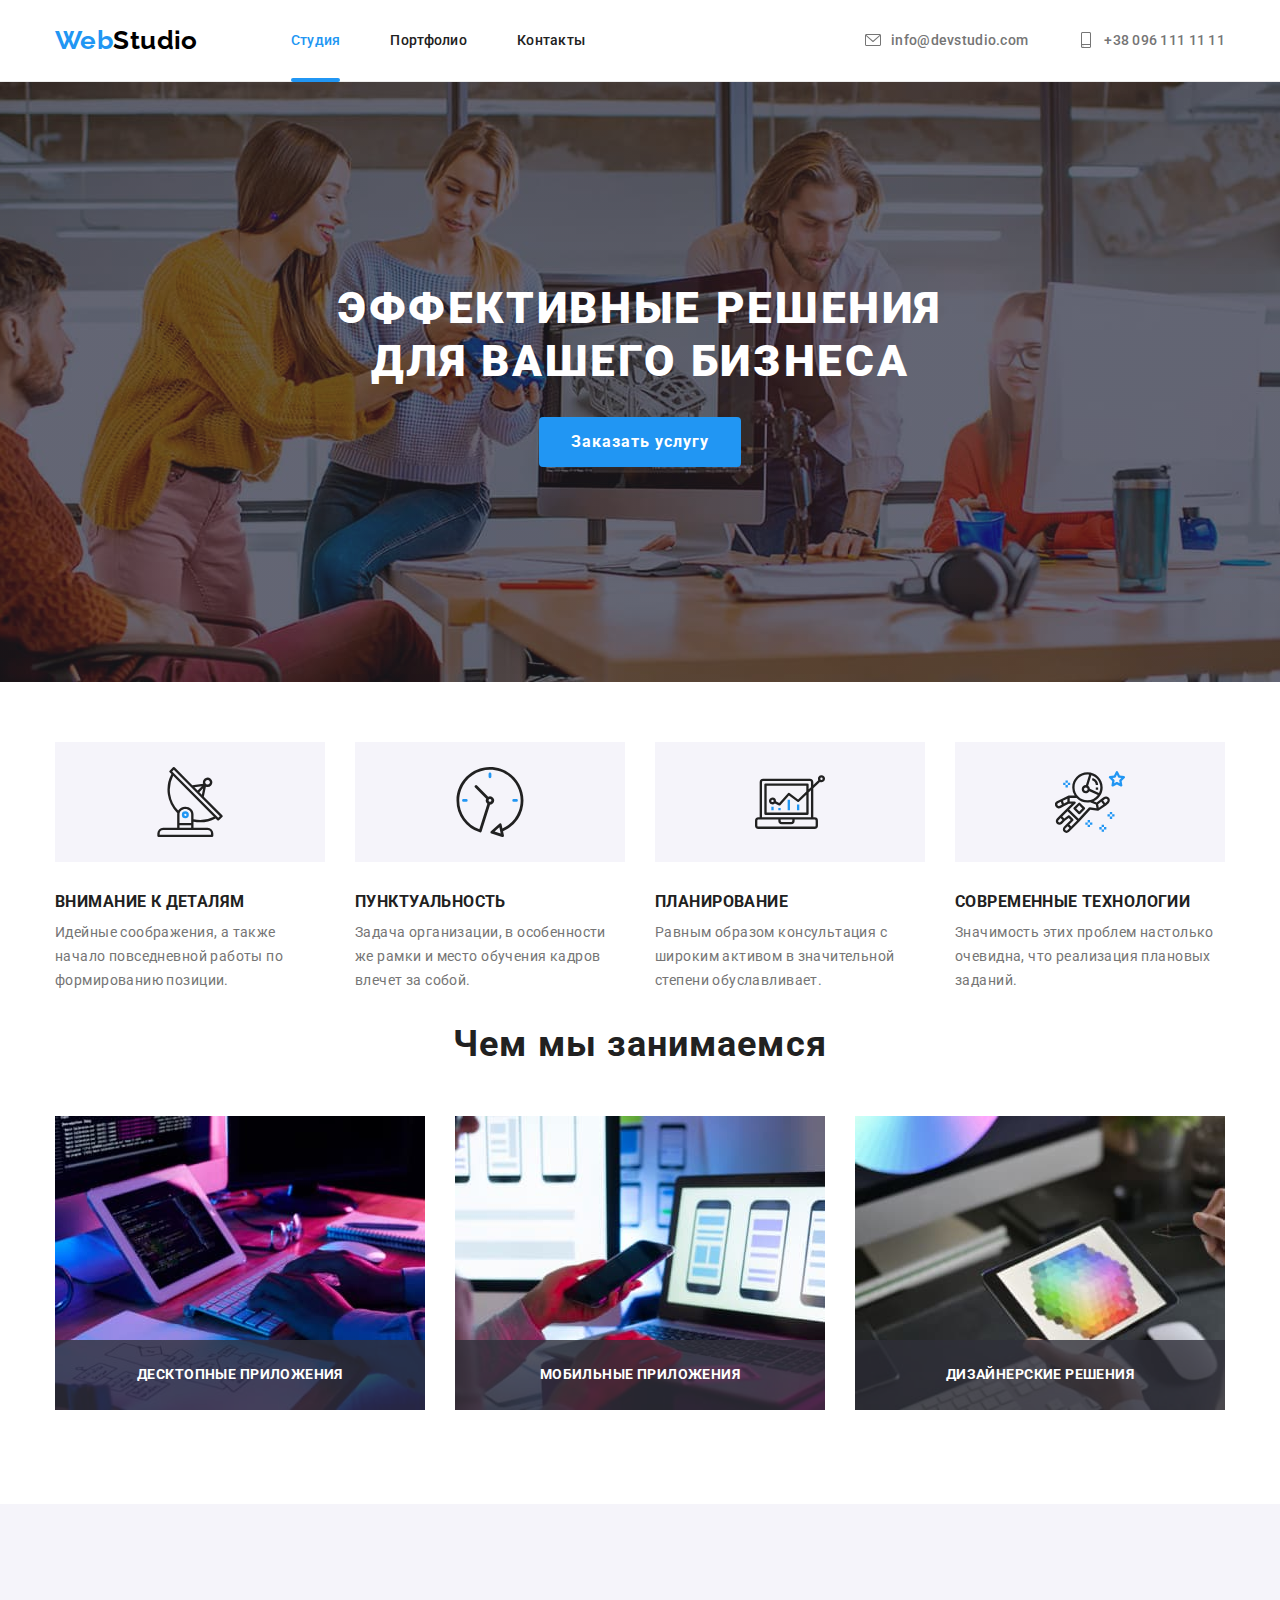
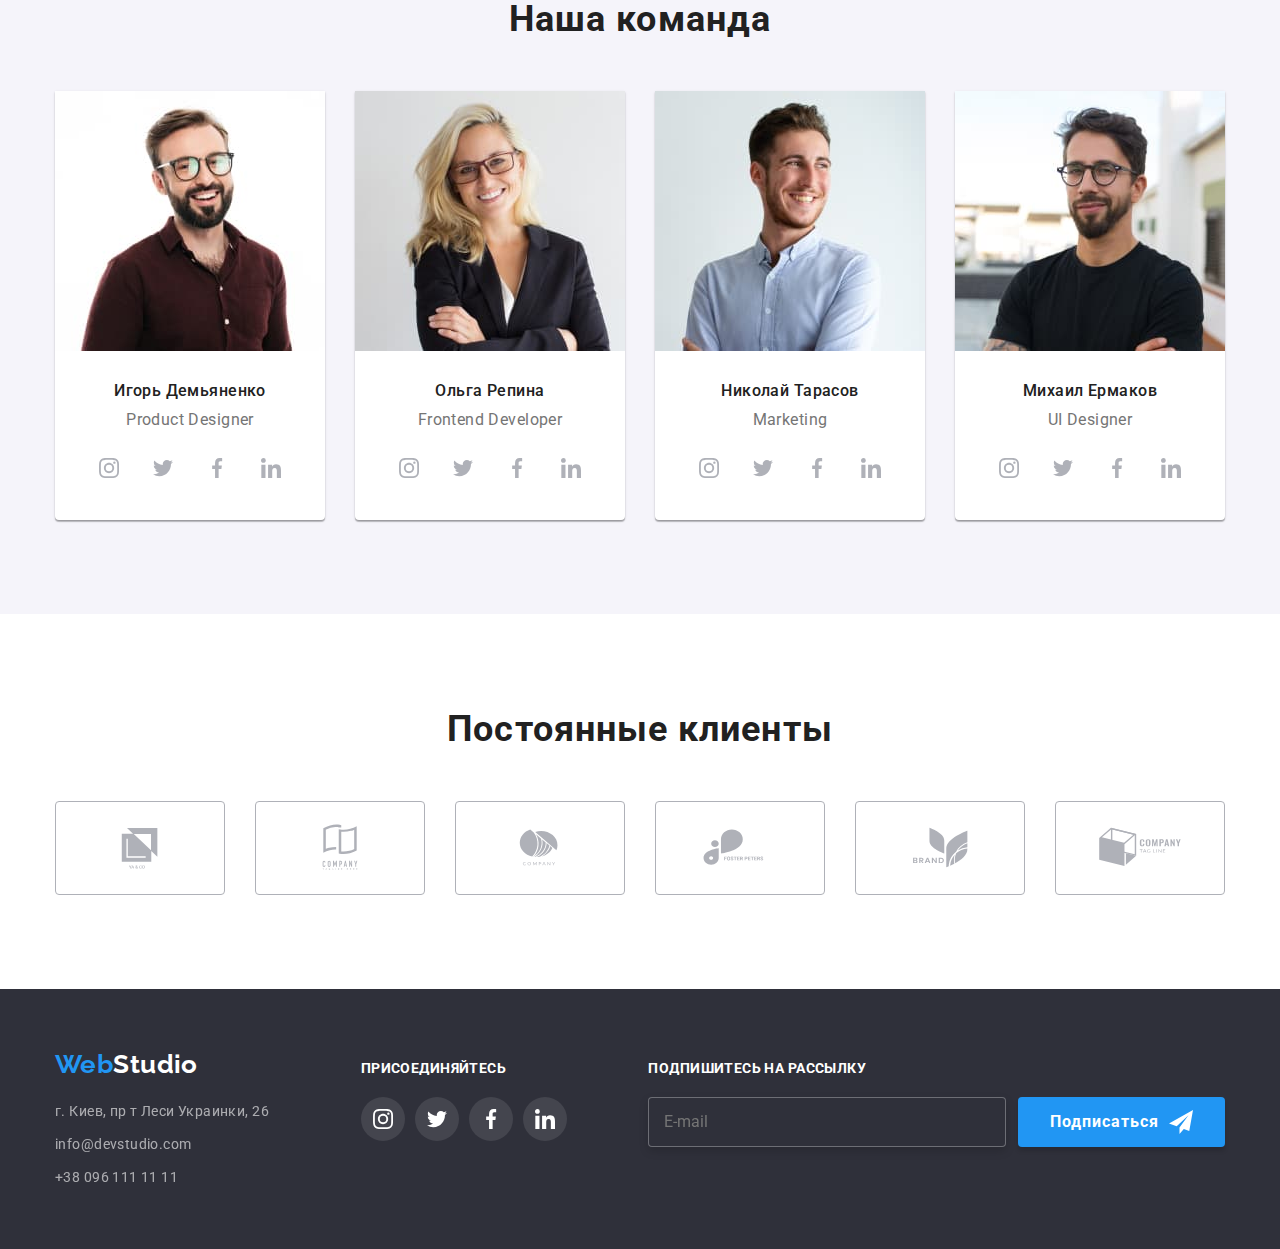
<file: index.html>
<!DOCTYPE html>
<html lang="ru">
  <head>
    <meta charset="UTF-8" />
    <meta http-equiv="X-UA-Compatible" content="IE=edge" />
    <meta name="viewport" content="width=device-width, initial-scale=1.0" />
    <title>WebStudio</title>

    <link rel="preconnect" href="https://fonts.googleapis.com" />
    <link rel="preconnect" href="https://fonts.gstatic.com" crossorigin />
    <link
      href="https://fonts.googleapis.com/css2?family=Raleway:wght@700&family=Roboto:wght@400;500;700;900&display=swap"
      rel="stylesheet"
    />

    <link rel="stylesheet" href="./css/main.min.css" />
  </head>
  <body>
    <!-- contacts section -->
    <header class="page-header">
      <div class="container">
        <nav class="box-menu">
          <a href="./index.html" class="logo"> Web<span class="logo__color">Studio</span> </a>
          <button
            type="button"
            class="menu-button"
            aria-expanded="false"
            aria-controls="menu-container"
            data-menu-button
          >
            <svg width="40" height="40" aria-label="Переключатель мобильного меню">
              <use class="icon-cross" href="./img/symbol.svg#cross"></use>
              <use class="icon-menu" href="./img/symbol.svg#menu"></use>
            </svg>
          </button>

          <div class="menu-container" id="menu-container" data-menu>
            <ul class="site-nav list box-string">
              <li class="site-nav__item site-nav__item--current">
                <a href="" class="site-nav__link site-nav__link--current">Студия</a>
              </li>
              <li class="site-nav__item">
                <a href="./portfolio.html" class="site-nav__link">Портфолио</a>
              </li>
              <li class="site-nav__item"><a href="" class="site-nav__link">Контакты</a></li>
            </ul>

            <ul class="contacts-nav list">
              <li class="contacts-nav__item">
                <a
                  href="mailto:info@devstudio.com"
                  class="contacts-nav__link contacts-nav__mobile-font-email"
                >
                  <svg class="contacts-nav__icon-smartphone" width="16px" height="16px">
                    <use href="./img/symbol.svg#envelope"></use>
                  </svg>
                  info@devstudio.com</a
                >
              </li>
              <li class="contacts-nav__item">
                <a
                  href="tel:+380961111111"
                  class="contacts-nav__link contacts-nav__mobile-font-smartphone"
                >
                  <svg class="contacts-nav__icon-smartphone" width="16px" height="16px">
                    <use href="./img/symbol.svg#smartphone"></use>
                  </svg>
                  +38 096 111 11 11</a
                >
              </li>
            </ul>
            <ul class="studio-social-link list">
              <li class="studio-social-link__item">
                <a href="" class="studio-social-link__link">Instagram</a>
              </li>
              <li class="studio-social-link__item">
                <a href="" class="studio-social-link__link">Twitter</a>
              </li>
              <li class="studio-social-link__item">
                <a href="" class="studio-social-link__link">Facebook</a>
              </li>
              <li class="studio-social-link__item">
                <a href="" class="studio-social-link__link">LinkedIn</a>
              </li>
            </ul>
          </div>
        </nav>
      </div>
    </header>

    <main>
      <!-- герой -->

      <section class="hero">
        <h1 class="hero__titel">
          Эффективные решения <br />
          для вашего бизнеса
        </h1>
        <button data-modal-open type="button" class="hero__button">Заказать услугу</button>
        <!-- модалка -->
        <div class="backdrop is-hidden" data-modal>
          <div class="modal">
            <form class="form-register">
              <button data-modal-close class="btn-close">
                <svg width="18" height="18" class="btn-close__icon">
                  <use href="./img/symbol.svg#icon-close-black"></use>
                </svg>
              </button>
              <p class="form-register__title">Оставьте свои данные, мы вам перезвоним</p>

              <div class="modal-group">
                <label for="modal-name" class="modal-group__label">Имя</label>
                <div class="modal-group__wrapper">
                  <input
                    class="modal-group__input"
                    type="text"
                    name="modal-name"
                    id="modal-name"
                    placeholder=""
                  />
                  <svg width="18" height="18" class="modal-group__icon">
                    <use href="./img/symbol.svg#icon-person-black"></use>
                  </svg>
                </div>
              </div>

              <div class="modal-group">
                <label for="modal-phone" class="modal-group__label">Телефон</label>
                <div class="modal-group__wrapper">
                  <input
                    class="modal-group__input"
                    type="tel"
                    name="modal-phone"
                    id="modal-phone"
                  />
                  <svg width="18" height="18" class="modal-group__icon">
                    <use href="./img/symbol.svg#icon-phone-black"></use>
                  </svg>
                </div>
              </div>

              <div class="modal-group">
                <label for="email" class="modal-group__label">Почта</label>
                <div class="modal-group__wrapper">
                  <input class="modal-group__input" type="email" name="email" id="email" />
                  <svg width="18" height="18" class="modal-group__icon">
                    <use href="./img/symbol.svg#icon-email-black"></use>
                  </svg>
                </div>
              </div>

              <div class="modal-group-comment">
                <label class="modal-group__label">Комментарий</label>
                <textarea
                  class="modal-group-comment__textarea"
                  name="modal-comment"
                  id="modal-comment"
                  rows="8"
                  placeholder="Введите текст"
                ></textarea>
              </div>

              <label class="modal-group-policy">
                <input
                  class="modal-group-policy__checkbox"
                  type="checkbox"
                  name="policy"
                  value="policy"
                />
                <span class="modal-group-policy__icon"></span>
                <span class="modal-group-policy__title"
                  >Соглашаюсь с рассылкой и принимаю <a href="">Условия договора</a></span
                >
              </label>

              <button type="submit" class="hero__button">Отправить</button>
            </form>
          </div>
        </div>
      </section>

      <!-- технологии features-->
      <section class="section features">
        <div class="container">
          <h2 class="titel-hidden">Технологии пременяемые в работе</h2>
          <ul class="features-list list box-string">
            <li class="features-list__item">
              <div class="features-list__icon">
                <svg class="" width="70px" height="70px">
                  <use href="./img/symbol.svg#antenna"></use>
                </svg>
              </div>
              <h3 class="features-list__titel">Внимание к деталям</h3>
              <p class="features-list__text">
                Идейные соображения, а также начало повседневной работы по формированию позиции.
              </p>
            </li>
            <li class="features-list__item">
              <div class="features-list__icon">
                <svg class="" width="70px" height="70px">
                  <use href="./img/symbol.svg#clock"></use>
                </svg>
              </div>
              <h3 class="features-list__titel">Пунктуальность</h3>
              <p class="features-list__text">
                Задача организации, в особенности же рамки и место обучения кадров влечет за собой.
              </p>
            </li>
            <li class="features-list__item">
              <div class="features-list__icon">
                <svg class="" width="70px" height="70px">
                  <use href="./img/symbol.svg#diagram"></use>
                </svg>
              </div>
              <h3 class="features-list__titel">Планирование</h3>
              <p class="features-list__text">
                Равным образом консультация с широким активом в значительной степени обуславливает.
              </p>
            </li>
            <li class="features-list__item">
              <div class="features-list__icon">
                <svg class="" width="70px" height="70px">
                  <use href="./img/symbol.svg#astronaut"></use>
                </svg>
              </div>
              <h3 class="features-list__titel">Современные технологии</h3>
              <p class="features-list__text">
                Значимость этих проблем настолько очевидна, что реализация плановых заданий.
              </p>
            </li>
          </ul>
        </div>
      </section>

      <!-- примеры работ -->
      <section class="section work">
        <div class="container">
          <h2 class="section-titel">Чем мы занимаемся</h2>
          <ul class="work-list box-string list">
            <li class="work-list__item">
              <img
                srcset="./img/img1-370-x1.jpg 1x, ./img/img1-370-x2.jpg 2x"
                src="./img/img1-370-x1.jpg"
                alt="фото рабочего места"
                width="370"
              />

              <p class="work-list__titel">Десктопные приложения</p>
            </li>
            <li class="work-list__item">
              <img
                srcset="./img/img2-370-x1.jpg 1x, ./img/img2-370-x2.jpg 2x"
                src="./img/img2-370-x1.jpg"
                alt="фото рабочего места"
                width="370"
              />

              <p class="work-list__titel">Мобильные приложения</p>
            </li>
            <li class="work-list__item">
              <img
                srcset="./img/img3-370-x1.jpg 1x, ./img/img3-370-x2.jpg 2x"
                src="./img/img3-370-x1.jpg"
                alt="фото рабочего места"
                width="370"
              />

              <p class="work-list__titel">Дизайнерские решения</p>
            </li>
          </ul>
        </div>
      </section>

      <!-- команда -->
      <section class="section comanda">
        <div class="container">
          <h2 class="section-titel">Наша команда</h2>
          <ul class="comanda-list list box-string">
            <li class="comanda-card">
              <img
                srcset="
                  ./img/img4-270-x1.jpg        270w,
                  ./img/tablet/img4-354-x1.jpg 354w,
                  ./img/mobile/img4-450-x1.jpg 450w,
                  ./img/img4-270-x2.jpg        540w,
                  ./img/tablet/img4-354-x2.jpg 708w,
                  ./img/mobile/img4-450-x2.jpg 900w
                "
                src="./img/mobile/img4-450-x1.jpg"
                alt="Игорь Демьяненко Product Designer"
                sizes="(min-width: 1140px) 270px, (min-width: 768px) 354px, (min-width: 320px) 450px,  100vw"
              />

              <div class="comanda-card__caption">
                <h3 class="comanda-card__titel">Игорь Демьяненко</h3>
                <p lang="en" class="comanda-card__text">Product Designer</p>

                <ul class="social-list">
                  <li class="social-list__item">
                    <a href="" class="social-list__link">
                      <svg class="social-list__icon" width="20px" height="20px">
                        <use href="./img/symbol.svg#instagram"></use>
                      </svg>
                    </a>
                  </li>
                  <li class="social-list__item">
                    <a href="" class="social-list__link">
                      <svg class="social-list__icon" width="20px" height="20px">
                        <use href="./img/symbol.svg#twitter"></use>
                      </svg>
                    </a>
                  </li>
                  <li class="social-list__item">
                    <a href="" class="social-list__link">
                      <svg class="social-list__icon" width="20px" height="20px">
                        <use href="./img/symbol.svg#facebook"></use>
                      </svg>
                    </a>
                  </li>
                  <li class="social-list__item">
                    <a href="" class="social-list__link">
                      <svg class="social-list__icon" width="20px" height="20px">
                        <use href="./img/symbol.svg#linkedin"></use>
                      </svg>
                    </a>
                  </li>
                </ul>
              </div>
            </li>
            <li class="comanda-card">
              <img
                srcset="
                  ./img/img5-270-x1.jpg        270w,
                  ./img/tablet/img5-354-x1.jpg 354w,
                  ./img/mobile/img5-450-x1.jpg 450w,
                  ./img/img5-270-x2.jpg        540w,
                  ./img/tablet/img5-354-x2.jpg 708w,
                  ./img/mobile/img5-450-x2.jpg 900w
                "
                src="./img/mobile/img5-450-x1.jpg"
                alt="Ольга Репина Frontend Developer"
                sizes="(min-width: 1140px) 270px,(min-width: 768px) 354px,(min-width: 320px) 450px,  100vw"
              />
              <div class="comanda-card__caption">
                <h3 class="comanda-card__titel">Ольга Репина</h3>
                <p lang="en" class="comanda-card__text">Frontend Developer</p>
                <ul class="social-list">
                  <li class="social-list__item">
                    <a href="" class="social-list__link">
                      <svg class="social-list__icon" width="20px" height="20px">
                        <use href="./img/symbol.svg#instagram"></use>
                      </svg>
                    </a>
                  </li>
                  <li class="social-list__item">
                    <a href="" class="social-list__link">
                      <svg class="social-list__icon" width="20px" height="20px">
                        <use href="./img/symbol.svg#twitter"></use>
                      </svg>
                    </a>
                  </li>
                  <li class="social-list__item">
                    <a href="" class="social-list__link">
                      <svg class="social-list__icon" width="20px" height="20px">
                        <use href="./img/symbol.svg#facebook"></use>
                      </svg>
                    </a>
                  </li>
                  <li class="social-list__item">
                    <a href="" class="social-list__link">
                      <svg class="social-list__icon" width="20px" height="20px">
                        <use href="./img/symbol.svg#linkedin"></use>
                      </svg>
                    </a>
                  </li>
                </ul>
              </div>
            </li>
            <li class="comanda-card">
              <img
                srcset="
                  ./img/img6-270-x1.jpg        270w,
                  ./img/tablet/img6-354-x1.jpg 354w,
                  ./img/mobile/img6-450-x1.jpg 450w,
                  ./img/img6-270-x2.jpg        540w,
                  ./img/tablet/img6-354-x2.jpg 708w,
                  ./img/mobile/img6-450-x2.jpg 900w
                "
                src="./img/mobile/img6-450-x1.jpg"
                alt="Николай Тарасов Marketing"
                sizes="(min-width: 1140px) 270px, (min-width: 768px) 354px, (min-width: 320px) 450px,  100vw"
              />
              <div class="comanda-card__caption">
                <h3 class="comanda-card__titel">Николай Тарасов</h3>
                <p lang="en" class="comanda-card__text">Marketing</p>
                <ul class="social-list">
                  <li class="social-list__item">
                    <a href="" class="social-list__link">
                      <svg class="social-list__icon" width="20px" height="20px">
                        <use href="./img/symbol.svg#instagram"></use>
                      </svg>
                    </a>
                  </li>
                  <li class="social-list__item">
                    <a href="" class="social-list__link">
                      <svg class="social-list__icon" width="20px" height="20px">
                        <use href="./img/symbol.svg#twitter"></use>
                      </svg>
                    </a>
                  </li>
                  <li class="social-list__item">
                    <a href="" class="social-list__link">
                      <svg class="social-list__icon" width="20px" height="20px">
                        <use href="./img/symbol.svg#facebook"></use>
                      </svg>
                    </a>
                  </li>
                  <li class="social-list__item">
                    <a href="" class="social-list__link">
                      <svg class="social-list__icon" width="20px" height="20px">
                        <use href="./img/symbol.svg#linkedin"></use>
                      </svg>
                    </a>
                  </li>
                </ul>
              </div>
            </li>
            <li class="comanda-card">
              <img
                srcset="
                  ./img/img7-270-x1.jpg        270w,
                  ./img/tablet/img7-354-x1.jpg 354w,
                  ./img/mobile/img7-450-x1.jpg 450w,
                  ./img/img7-270-x2.jpg        540w,
                  ./img/tablet/img7-354-x2.jpg 708w,
                  ./img/mobile/img7-450-x2.jpg 900w
                "
                src="./img/mobile/img7-450-x1.jpg"
                alt="Михаил Ермаков UI Designer"
                sizes="(min-width: 1140px) 270px, (min-width: 768px) 354px, (min-width: 320px) 450px,  100vw"
              />
              <div class="comanda-card__caption">
                <h3 class="comanda-card__titel">Михаил Ермаков</h3>
                <p lang="en" class="comanda-card__text">UI Designer</p>
                <ul class="social-list">
                  <li class="social-list__item">
                    <a href="" class="social-list__link">
                      <svg class="social-list__icon" width="20px" height="20px">
                        <use href="./img/symbol.svg#instagram"></use>
                      </svg>
                    </a>
                  </li>
                  <li class="social-list__item">
                    <a href="" class="social-list__link">
                      <svg class="social-list__icon" width="20px" height="20px">
                        <use href="./img/symbol.svg#twitter"></use>
                      </svg>
                    </a>
                  </li>
                  <li class="social-list__item">
                    <a href="" class="social-list__link">
                      <svg class="social-list__icon" width="20px" height="20px">
                        <use href="./img/symbol.svg#facebook"></use>
                      </svg>
                    </a>
                  </li>
                  <li class="social-list__item">
                    <a href="" class="social-list__link">
                      <svg class="social-list__icon" width="20px" height="20px">
                        <use href="./img/symbol.svg#linkedin"></use>
                      </svg>
                    </a>
                  </li>
                </ul>
              </div>
            </li>
          </ul>
        </div>
      </section>

      <!-- клиенты -->
      <section class="section clients">
        <div class="container">
          <h2 class="section-titel">Постоянные клиенты</h2>
          <ul class="clients-list">
            <li class="clients-list__item">
              <a href="" class="clients-list__link">
                <svg class="clients-list__icon" width="120px" height="92px">
                  <use href="./img/symbol.svg#Logo1"></use>
                </svg>
              </a>
            </li>
            <li class="clients-list__item">
              <a href="" class="clients-list__link">
                <svg class="clients-list__icon" width="120px" height="92px">
                  <use href="./img/symbol.svg#Logo2"></use>
                </svg>
              </a>
            </li>
            <li class="clients-list__item">
              <a href="" class="clients-list__link">
                <svg class="clients-list__icon" width="120px" height="92px">
                  <use href="./img/symbol.svg#Logo3"></use>
                </svg>
              </a>
            </li>
            <li class="clients-list__item">
              <a href="" class="clients-list__link">
                <svg class="clients-list__icon" width="120px" height="92px">
                  <use href="./img/symbol.svg#Logo4"></use>
                </svg>
              </a>
            </li>
            <li class="clients-list__item">
              <a href="" class="clients-list__link">
                <svg class="clients-list__icon" width="120px" height="92px">
                  <use href="./img/symbol.svg#Logo5"></use>
                </svg>
              </a>
            </li>
            <li class="clients-list__item">
              <a href="" class="clients-list__link">
                <svg class="clients-list__icon" width="120px" height="92px">
                  <use href="./img/symbol.svg#Logo6"></use>
                </svg>
              </a>
            </li>
          </ul>
        </div>
      </section>
    </main>

    <!-- footer -->
    <footer class="footer">
      <div class="container box-string-footer">
        <div class="footer-tablet-adres">
          <div class="footer-mobile-adres">
            <a href="./index.html" class="logo logo-footer">
              Web<span class="logo__color2">Studio</span>
            </a>

            <address>
              <ul class="list adress-list">
                <li class="adress-list__item">
                  <a href="https://goo.gl/maps/6mDkcJWwtriDoMCs8" class="adress-list__link"
                    >г. Киев, пр т Леси Украинки, 26</a
                  >
                </li>
                <li class="adress-list__item">
                  <a href="mailto:info@devstudio.com" class="adress-list__link"
                    >info@devstudio.com</a
                  >
                </li>
                <li class="adress-list__item">
                  <a href="tel:+380961111111" class="adress-list__link">+38 096 111 11 11</a>
                </li>
              </ul>
            </address>
          </div>
          <div class="footer-social">
            <p class="footer-social-titel">Присоединяйтесь</p>

            <ul class="social-list">
              <li class="social-list__item">
                <a href="" class="social-list__link social-list__link--footer">
                  <svg class="social-list__icon" width="20px" height="20px">
                    <use href="./img/symbol.svg#instagram"></use>
                  </svg>
                </a>
              </li>
              <li class="social-list__item">
                <a href="" class="social-list__link social-list__link--footer">
                  <svg class="social-list__icon" width="20px" height="20px">
                    <use href="./img/symbol.svg#twitter"></use>
                  </svg>
                </a>
              </li>
              <li class="social-list__item">
                <a href="" class="social-list__link social-list__link--footer">
                  <svg class="social-list__icon" width="20px" height="20px">
                    <use href="./img/symbol.svg#facebook"></use>
                  </svg>
                </a>
              </li>
              <li class="social-list__item">
                <a href="" class="social-list__link social-list__link--footer">
                  <svg class="social-list__icon" width="20px" height="20px">
                    <use href="./img/symbol.svg#linkedin"></use>
                  </svg>
                </a>
              </li>
            </ul>
          </div>
        </div>
        <div class="footer-subscrip">
          <p class="footer-social-titel">Подпишитесь на рассылку</p>
          <div class="box-string-footer">
            <input type="text" name="login" placeholder="E-mail" class="footer-subscrip__email" />
            <button type="button" class="footer-button">
              Подписаться
              <svg class="footer-subscrip__icon" width="24px" height="24px">
                <use href="./img/symbol.svg#icon-send"></use>
              </svg>
            </button>
          </div>
        </div>
      </div>
    </footer>
    <script src="./js/modal.js"></script>
    <script src="./js/menu.js"></script>
  </body>
</html>
</file>
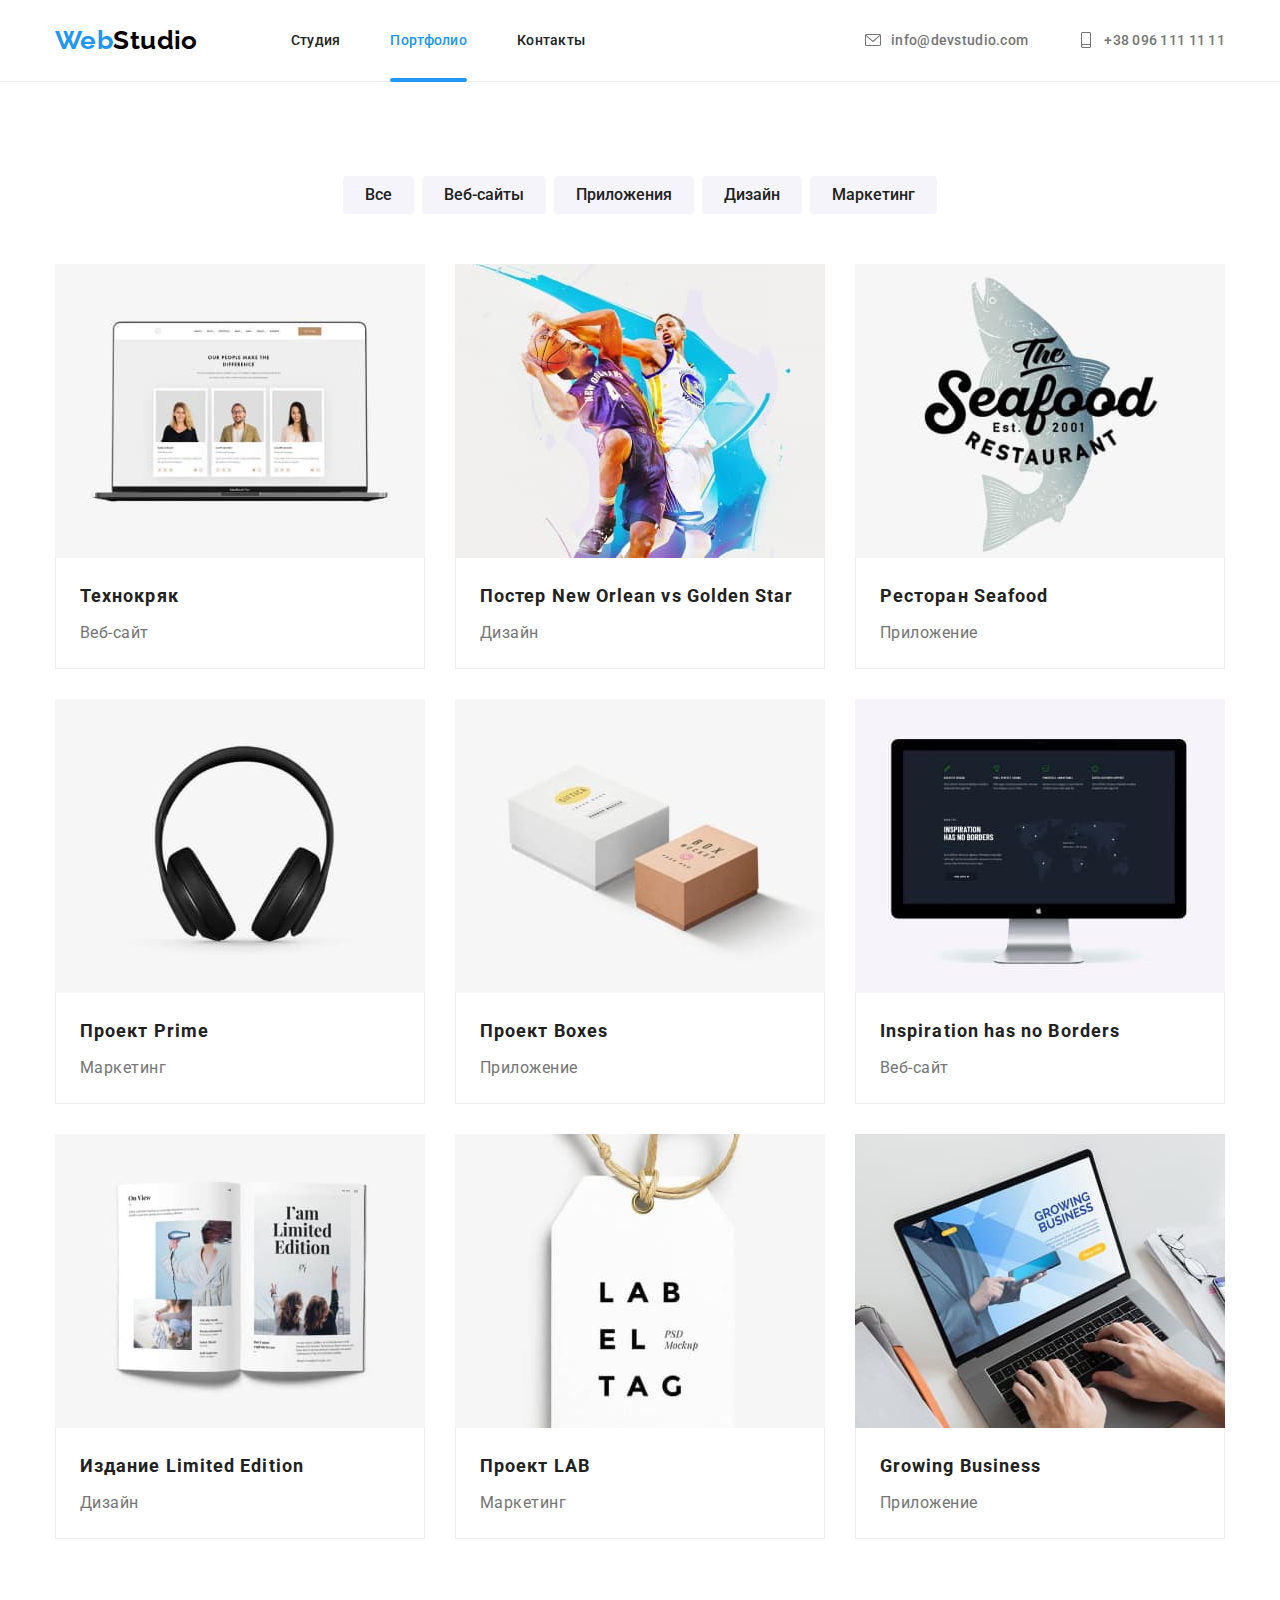
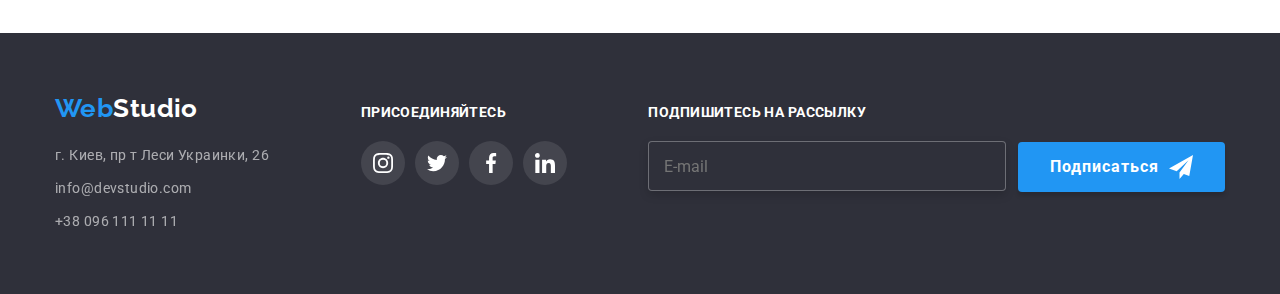
<file: portfolio.html>
<!DOCTYPE html>
<html lang="ru">
  <head>
    <meta charset="UTF-8" />
    <meta http-equiv="X-UA-Compatible" content="IE=edge" />
    <meta name="viewport" content="width=device-width, initial-scale=1.0" />
    <title>WebStudio</title>

    <link rel="preconnect" href="https://fonts.googleapis.com" />
    <link rel="preconnect" href="https://fonts.gstatic.com" crossorigin />
    <link
      href="https://fonts.googleapis.com/css2?family=Raleway:wght@700&family=Roboto:wght@400;500;700;900&display=swap"
      rel="stylesheet"
    />
    <link rel="stylesheet" href="./css/main.min.css" />
  </head>
  <body>
    <!-- contacts section -->
    <header class="page-header">
      <div class="container">
        <nav class="box-menu">
          <a href="./index.html" class="logo"> Web<span class="logo__color">Studio</span> </a>
          <button
            type="button"
            class="menu-button"
            aria-expanded="false"
            aria-controls="menu-container"
            data-menu-button
          >
            <svg width="40" height="40" aria-label="Переключатель мобильного меню">
              <use class="icon-cross" href="./img/symbol.svg#cross"></use>
              <use class="icon-menu" href="./img/symbol.svg#menu"></use>
            </svg>
          </button>

          <div class="menu-container" id="menu-container" data-menu>
            <ul class="site-nav list box-string">
              <li class="site-nav__item">
                <a href="./index.html" class="site-nav__link">Студия</a>
              </li>
              <li class="site-nav__item site-nav__item--current">
                <a href="./portfolio.html" class="site-nav__link site-nav__link--current"
                  >Портфолио</a
                >
              </li>
              <li class="site-nav__item"><a href="" class="site-nav__link">Контакты</a></li>
            </ul>

            <ul class="contacts-nav list">
              <li class="contacts-nav__item">
                <a
                  href="mailto:info@devstudio.com"
                  class="contacts-nav__link contacts-nav__mobile-font-email"
                >
                  <svg class="contacts-nav__icon-smartphone" width="16px" height="16px">
                    <use href="./img/symbol.svg#envelope"></use>
                  </svg>
                  info@devstudio.com</a
                >
              </li>
              <li class="contacts-nav__item">
                <a
                  href="tel:+380961111111"
                  class="contacts-nav__link contacts-nav__mobile-font-smartphone"
                >
                  <svg class="contacts-nav__icon-smartphone" width="16px" height="16px">
                    <use href="./img/symbol.svg#smartphone"></use>
                  </svg>
                  +38 096 111 11 11</a
                >
              </li>
            </ul>
            <ul class="studio-social-link list">
              <li class="studio-social-link__item">
                <a href="" class="studio-social-link__link">Instagram</a>
              </li>
              <li class="studio-social-link__item">
                <a href="" class="studio-social-link__link">Twitter</a>
              </li>
              <li class="studio-social-link__item">
                <a href="" class="studio-social-link__link">Facebook</a>
              </li>
              <li class="studio-social-link__item">
                <a href="" class="studio-social-link__link">LinkedIn</a>
              </li>
            </ul>
          </div>
        </nav>
      </div>
    </header>

    <main>
      <section class="portfolio">
        <h1 class="titel-hidden">Портфолио</h1>
        <div class="container">
          <ul class="filter-list list">
            <li class="filter-list__item">
              <button type="button" class="filter-list__btn">Все</button>
            </li>
            <li class="filter-list__item">
              <button type="button" class="filter-list__btn">Веб-сайты</button>
            </li>
            <li class="filter-list__item">
              <button type="button" class="filter-list__btn">Приложения</button>
            </li>
            <li class="filter-list__item">
              <button type="button" class="filter-list__btn">Дизайн</button>
            </li>
            <li class="filter-list__item">
              <button type="button" class="filter-list__btn">Маркетинг</button>
            </li>
          </ul>
          <ul class="filter-card-list">
            <li class="filter-card-list__item">
              <a href="" class="product">
                <div class="product__thumb">
                  <img
                    srcset="
                      ./img/img2_1-370-x1.jpg        370w,
                      ./img/tablet/img2_1-354-x1.jpg 354w,
                      ./img/mobile/img2_1-450-x1.jpg 450w,
                      ./img/img2_1-370-x2.jpg        740w,
                      ./img/tablet/img2_1-354-x2.jpg 708w,
                      ./img/mobile/img2_1-450-x2.jpg 900w
                    "
                    src="./img/mobile/img2_1-450-x1.jpg"
                    alt="Веб-сайт Технокряк"
                    sizes="(min-width: 1140px) 370px, (min-width: 768px) 354px, (min-width: 320px) 450px,  100vw"
                  />

                  <div class="product__overlay">
                    <p class="product__overlay-text">
                      Технокряк это современная площадка распространения коронавируса. Компании
                      используют эту платформу для цифрового шпионажа и атак на защищённые сервера
                      конкурентов.
                    </p>
                  </div>
                </div>
                <div class="product__meta">
                  <h2 class="product__name">Технокряк</h2>
                  <p class="product__text">Веб-сайт</p>
                </div>
              </a>
            </li>
            <li class="filter-card-list__item">
              <a href="" class="product">
                <div class="product__thumb">
                  <img
                    srcset="
                      ./img/img2_2-370-x1.jpg        370w,
                      ./img/tablet/img2_2-354-x1.jpg 354w,
                      ./img/mobile/img2_2-450-x1.jpg 450w,
                      ./img/img2_2-370-x2.jpg        740w,
                      ./img/tablet/img2_2-354-x2.jpg 708w,
                      ./img/mobile/img2_2-450-x2.jpg 900w
                    "
                    src="./img/mobile/img2_2-450-x1.jpg"
                    alt="Дизайн постера"
                    sizes="(min-width: 1140px) 370px, (min-width: 768px) 354px, (min-width: 320px) 450px,  100vw"
                  />
                  <div class="product__overlay">
                    <p class="product__overlay-text">
                      Технокряк это современная площадка распространения коронавируса. Компании
                      используют эту платформу для цифрового шпионажа и атак на защищённые сервера
                      конкурентов.
                    </p>
                  </div>
                </div>
                <div class="product__meta">
                  <h2 class="product__name">Постер New Orlean vs Golden Star</h2>
                  <p class="product__text">Дизайн</p>
                </div>
              </a>
            </li>
            <li class="filter-card-list__item">
              <a href="" class="product">
                <div class="product__thumb">
                  <img
                    srcset="
                      ./img/img2_3-370-x1.jpg        370w,
                      ./img/tablet/img2_3-354-x1.jpg 354w,
                      ./img/mobile/img2_3-450-x1.jpg 450w,
                      ./img/img2_3-370-x2.jpg        740w,
                      ./img/tablet/img2_3-354-x2.jpg 708w,
                      ./img/mobile/img2_3-450-x2.jpg 900w
                    "
                    src="./img/mobile/img2_3-450-x1.jpg"
                    alt="Приложение для ресторана"
                    sizes="(min-width: 1140px) 370px, (min-width: 768px) 354px, (min-width: 320px) 450px,  100vw"
                  />
                  <div class="product__overlay">
                    <p class="product__overlay-text">
                      Технокряк это современная площадка распространения коронавируса. Компании
                      используют эту платформу для цифрового шпионажа и атак на защищённые сервера
                      конкурентов.
                    </p>
                  </div>
                </div>
                <div class="product__meta">
                  <h2 class="product__name">Ресторан Seafood</h2>
                  <p class="product__text">Приложение</p>
                </div>
              </a>
            </li>
            <li class="filter-card-list__item">
              <a href="" class="product">
                <div class="product__thumb">
                  <img
                    srcset="
                      ./img/img2_4-370-x1.jpg        370w,
                      ./img/tablet/img2_4-354-x1.jpg 354w,
                      ./img/mobile/img2_4-450-x1.jpg 450w,
                      ./img/img2_4-370-x2.jpg        740w,
                      ./img/tablet/img2_4-354-x2.jpg 708w,
                      ./img/mobile/img2_4-450-x2.jpg 900w
                    "
                    src="./img/mobile/img2_4-450-x1.jpg"
                    alt="Маркетинговый проект"
                    sizes="(min-width: 1140px) 370px, (min-width: 768px) 354px, (min-width: 320px) 450px,  100vw"
                  />
                  <div class="product__overlay">
                    <p class="product__overlay-text">
                      Технокряк это современная площадка распространения коронавируса. Компании
                      используют эту платформу для цифрового шпионажа и атак на защищённые сервера
                      конкурентов.
                    </p>
                  </div>
                </div>
                <div class="product__meta">
                  <h2 class="product__name">Проект Prime</h2>
                  <p class="product__text">Маркетинг</p>
                </div>
              </a>
            </li>
            <li class="filter-card-list__item">
              <a href="" class="product">
                <div class="product__thumb">
                  <img
                    srcset="
                      ./img/img2_5-370-x1.jpg        370w,
                      ./img/tablet/img2_5-354-x1.jpg 354w,
                      ./img/mobile/img2_5-450-x1.jpg 450w,
                      ./img/img2_5-370-x2.jpg        740w,
                      ./img/tablet/img2_5-354-x2.jpg 708w,
                      ./img/mobile/img2_5-450-x2.jpg 900w
                    "
                    src="./img/mobile/img2_5-450-x1.jpg"
                    alt="Веб-сайт"
                    sizes="(min-width: 1140px) 370px, (min-width: 768px) 354px, (min-width: 320px) 450px,  100vw"
                  />
                  <div class="product__overlay">
                    <p class="product__overlay-text">
                      Технокряк это современная площадка распространения коронавируса. Компании
                      используют эту платформу для цифрового шпионажа и атак на защищённые сервера
                      конкурентов.
                    </p>
                  </div>
                </div>
                <div class="product__meta">
                  <h2 class="product__name">Проект Boxes</h2>
                  <p class="product__text">Приложение</p>
                </div>
              </a>
            </li>
            <li class="filter-card-list__item">
              <a href="" class="product">
                <div class="product__thumb">
                  <img
                    srcset="
                      ./img/img2_6-370-x1.jpg        370w,
                      ./img/tablet/img2_6-354-x1.jpg 354w,
                      ./img/mobile/img2_6-450-x1.jpg 450w,
                      ./img/img2_6-370-x2.jpg        740w,
                      ./img/tablet/img2_6-354-x2.jpg 708w,
                      ./img/mobile/img2_6-450-x2.jpg 900w
                    "
                    src="./img/mobile/img2_6-450-x1.jpg"
                    alt="Веб-сайт"
                    sizes="(min-width: 1140px) 370px, (min-width: 768px) 354px, (min-width: 320px) 450px,  100vw"
                  />
                  <div class="product__overlay">
                    <p class="product__overlay-text">
                      Технокряк это современная площадка распространения коронавируса. Компании
                      используют эту платформу для цифрового шпионажа и атак на защищённые сервера
                      конкурентов.
                    </p>
                  </div>
                </div>
                <div class="product__meta">
                  <h2 class="product__name">Inspiration has no Borders</h2>
                  <p class="product__text">Веб-сайт</p>
                </div>
              </a>
            </li>
            <li class="filter-card-list__item">
              <a href="" class="product">
                <div class="product__thumb">
                  <img
                    srcset="
                      ./img/img2_7-370-x1.jpg        370w,
                      ./img/tablet/img2_7-354-x1.jpg 354w,
                      ./img/mobile/img2_7-450-x1.jpg 450w,
                      ./img/img2_7-370-x2.jpg        740w,
                      ./img/tablet/img2_7-354-x2.jpg 708w,
                      ./img/mobile/img2_7-450-x2.jpg 900w
                    "
                    src="./img/mobile/img2_7-450-x1.jpg"
                    alt="Приложение"
                    sizes="(min-width: 1140px) 370px, (min-width: 768px) 354px, (min-width: 320px) 450px,  100vw"
                  />
                  <div class="product__overlay">
                    <p class="product__overlay-text">
                      Технокряк это современная площадка распространения коронавируса. Компании
                      используют эту платформу для цифрового шпионажа и атак на защищённые сервера
                      конкурентов.
                    </p>
                  </div>
                </div>
                <div class="product__meta">
                  <h2 class="product__name">Издание Limited Edition</h2>
                  <p class="product__text">Дизайн</p>
                </div>
              </a>
            </li>
            <li class="filter-card-list__item">
              <a href="" class="product">
                <div class="product__thumb">
                  <img
                    srcset="
                      ./img/img2_8-370-x1.jpg        370w,
                      ./img/tablet/img2_8-354-x1.jpg 354w,
                      ./img/mobile/img2_8-450-x1.jpg 450w,
                      ./img/img2_8-370-x2.jpg        740w,
                      ./img/tablet/img2_8-354-x2.jpg 708w,
                      ./img/mobile/img2_8-450-x2.jpg 900w
                    "
                    src="./img/mobile/img2_8-450-x1.jpg"
                    alt="Маркетинговый проект"
                    sizes="(min-width: 1140px) 370px, (min-width: 768px) 354px, (min-width: 320px) 450px,  100vw"
                  />
                  <div class="product__overlay">
                    <p class="product__overlay-text">
                      Технокряк это современная площадка распространения коронавируса. Компании
                      используют эту платформу для цифрового шпионажа и атак на защищённые сервера
                      конкурентов.
                    </p>
                  </div>
                </div>
                <div class="product__meta">
                  <h2 class="product__name">Проект LAB</h2>
                  <p class="product__text">Маркетинг</p>
                </div>
              </a>
            </li>
            <li class="filter-card-list__item">
              <a href="" class="product">
                <div class="product__thumb">
                  <img
                    srcset="
                      ./img/img2_9-370-x1.jpg        370w,
                      ./img/tablet/img2_9-354-x1.jpg 354w,
                      ./img/mobile/img2_9-450-x1.jpg 450w,
                      ./img/img2_9-370-x2.jpg        740w,
                      ./img/tablet/img2_9-354-x2.jpg 708w,
                      ./img/mobile/img2_9-450-x2.jpg 900w
                    "
                    src="./img/mobile/img2_9-450-x1.jpg"
                    alt="Приложение"
                    sizes="(min-width: 1140px) 370px, (min-width: 768px) 354px, (min-width: 320px) 450px,  100vw"
                  />

                  <div class="product__overlay">
                    <p class="product__overlay-text">
                      Технокряк это современная площадка распространения коронавируса. Компании
                      используют эту платформу для цифрового шпионажа и атак на защищённые сервера
                      конкурентов.
                    </p>
                  </div>
                </div>
                <div class="product__meta">
                  <h2 class="product__name">Growing Business</h2>
                  <p class="product__text">Приложение</p>
                </div>
              </a>
            </li>
          </ul>
        </div>
      </section>
    </main>

    <!-- footer -->
    <footer class="footer">
      <div class="container box-string-footer">
        <div class="footer-tablet-adres">
          <div class="footer-mobile-adres">
            <a href="./index.html" class="logo logo-footer">
              Web<span class="logo__color2">Studio</span>
            </a>

            <address>
              <ul class="list adress-list">
                <li class="adress-list__item">
                  <a href="https://goo.gl/maps/6mDkcJWwtriDoMCs8" class="adress-list__link"
                    >г. Киев, пр т Леси Украинки, 26</a
                  >
                </li>
                <li class="adress-list__item">
                  <a href="mailto:info@devstudio.com" class="adress-list__link"
                    >info@devstudio.com</a
                  >
                </li>
                <li class="adress-list__item">
                  <a href="tel:+380961111111" class="adress-list__link">+38 096 111 11 11</a>
                </li>
              </ul>
            </address>
          </div>
          <div class="footer-social">
            <p class="footer-social-titel">Присоединяйтесь</p>

            <ul class="social-list">
              <li class="social-list__item">
                <a href="" class="social-list__link social-list__link--footer">
                  <svg class="social-list__icon" width="20px" height="20px">
                    <use href="./img/symbol.svg#instagram"></use>
                  </svg>
                </a>
              </li>
              <li class="social-list__item">
                <a href="" class="social-list__link social-list__link--footer">
                  <svg class="social-list__icon" width="20px" height="20px">
                    <use href="./img/symbol.svg#twitter"></use>
                  </svg>
                </a>
              </li>
              <li class="social-list__item">
                <a href="" class="social-list__link social-list__link--footer">
                  <svg class="social-list__icon" width="20px" height="20px">
                    <use href="./img/symbol.svg#facebook"></use>
                  </svg>
                </a>
              </li>
              <li class="social-list__item">
                <a href="" class="social-list__link social-list__link--footer">
                  <svg class="social-list__icon" width="20px" height="20px">
                    <use href="./img/symbol.svg#linkedin"></use>
                  </svg>
                </a>
              </li>
            </ul>
          </div>
        </div>
        <div class="footer-subscrip">
          <p class="footer-social-titel">Подпишитесь на рассылку</p>
          <div class="box-string-footer">
            <input type="text" name="login" placeholder="E-mail" class="footer-subscrip__email" />
            <button type="button" class="footer-button">
              Подписаться
              <svg class="footer-subscrip__icon" width="24px" height="24px">
                <use href="./img/symbol.svg#icon-send"></use>
              </svg>
            </button>
          </div>
        </div>
      </div>
    </footer>
    <script src="./js/menu.js"></script>
  </body>
</html>
</file>
<file: css/main.min.css>
:root{--primari-bg-color: #ffffff;--bg-color: #f5f4fa;--hero-bg-color: #2f303a;--primari-text-color: #757575;--title-text-color: #212121;--accent-text-color: #2196f3;--hero-color-title: #ffffff;--white-text-color: #ffffff;--primari-border-color: #eeeeee;--primari-border-overlay: rgba(33, 150, 243, 0.9);--white-logo-color: #ffffff;--black-logo-color: #000000;--accent-logo-color: #2196f3;--accent-btn-color: #2196f3;--white-btn-color: #ffffff;--title-btn-color: #212121;--bg-btn-color: #f5f4fa;--white-social-color: #ffffff;--primari-social-color: #afb1b8;--white10-social-color: rgba(255, 255, 255, 0.1);--modal-border-color: rgba(33, 33, 33, 0.2)}/*! modern-normalize v1.1.0 | MIT License | https://github.com/sindresorhus/modern-normalize */*,::after,::before{-webkit-box-sizing:border-box;box-sizing:border-box}html{-moz-tab-size:4;-o-tab-size:4;tab-size:4}html{line-height:1.15;-webkit-text-size-adjust:100%}body{margin:0}body{font-family:system-ui, -apple-system, 'Segoe UI', Roboto, Helvetica, Arial, sans-serif, 'Apple Color Emoji', 'Segoe UI Emoji'}hr{height:0;color:inherit}abbr[title]{-webkit-text-decoration:underline dotted;text-decoration:underline dotted}b,strong{font-weight:bolder}code,kbd,pre,samp{font-family:ui-monospace, SFMono-Regular, Consolas, 'Liberation Mono', Menlo, monospace;font-size:1em}small{font-size:80%}sub,sup{font-size:75%;line-height:0;position:relative;vertical-align:baseline}sub{bottom:-0.25em}sup{top:-0.5em}table{text-indent:0;border-color:inherit}button,input,optgroup,select,textarea{font-family:inherit;font-size:100%;line-height:1.15;margin:0}button,select{text-transform:none}[type='button'],[type='reset'],[type='submit'],button{-webkit-appearance:button}::-moz-focus-inner{border-style:none;padding:0}:-moz-focusring{outline:1px dotted ButtonText}:-moz-ui-invalid{box-shadow:none}legend{padding:0}progress{vertical-align:baseline}::-webkit-inner-spin-button,::-webkit-outer-spin-button{height:auto}[type='search']{-webkit-appearance:textfield;outline-offset:-2px}::-webkit-search-decoration{-webkit-appearance:none}::-webkit-file-upload-button{-webkit-appearance:button;font:inherit}summary{display:list-item}html{-webkit-box-sizing:border-box;box-sizing:border-box}*,*::before,*::after{-webkit-box-sizing:inherit;box-sizing:inherit}body{margin:0;font-family:'Roboto', sans-serif;color:var(--primari-text-color);font-size:14px;letter-spacing:0.03em;background-color:var(--primari-bg-color)}img{display:block;max-width:100%;height:auto}h1,h2,h3,h4,h5,h6,p{margin-top:0px;margin-bottom:0px}textarea{resize:none}.list{list-style:none;padding:0px;margin:0px}.container{margin-left:auto;margin-right:auto;padding-left:15px;padding-right:15px}@media screen and (min-width: 480px){.container{width:480px}}@media screen and (min-width: 768px){.container{width:768px}}@media screen and (min-width: 1140px){.container{width:1200px}}@media screen and (min-width: 768px){.box-string{display:-webkit-box;display:-ms-flexbox;display:flex;-webkit-box-align:center;-ms-flex-align:center;align-items:center}}@media screen and (max-width: 767px){.box-menu{display:-webkit-box;display:-ms-flexbox;display:flex;-webkit-box-pack:justify;-ms-flex-pack:justify;justify-content:space-between;height:60px;-webkit-box-align:center;-ms-flex-align:center;align-items:center}}@media screen and (min-width: 768px){.box-menu{display:-webkit-box;display:-ms-flexbox;display:flex;-webkit-box-align:center;-ms-flex-align:center;align-items:center}}.logo{margin-right:93px;font-family:'Raleway', sans-serif;font-weight:bold;font-size:26px;line-height:1.2;color:var(--accent-logo-color);-webkit-text-decoration-line:none;text-decoration-line:none}@media screen and (max-width: 1139px){.logo{font-size:24px}}.logo__color{color:var(--black-logo-color)}.logo__color2{color:var(--white-logo-color)}.section-titel{margin-bottom:50px;font-weight:bold;font-size:36px;line-height:1.2;text-align:center;letter-spacing:0.03em;color:var(--title-text-color)}@media screen and (max-width: 1139px){.section-titel{font-size:28px;line-height:1.18;margin-bottom:30px}}.titel-hidden{position:absolute;width:1px;height:1px;margin:-1px;border:0;padding:0;clip:rect(0 0 0 0);overflow:hidden}body.is-open,body.modal-open{overflow:hidden}.menu-button{display:-webkit-inline-box;display:-ms-inline-flexbox;display:inline-flex;padding:0;border:none;right:0px;background-color:transparent;-webkit-box-pack:justify;-ms-flex-pack:justify;justify-content:space-between;z-index:10;-webkit-transition:color 250ms cubic-bezier(0.4, 0, 0.2, 1);transition:color 250ms cubic-bezier(0.4, 0, 0.2, 1);color:#000000}.menu-button:hover,.menu-button:focus{color:var(--accent-text-color)}@media screen and (min-width: 768px){.menu-button{display:none}}.icon-cross,.icon-menu{fill:currentColor}.menu-button .icon-cross{display:none}.menu-button.is-open .icon-cross{display:block}.menu-button.is-open .icon-menu{display:none}@media screen and (max-width: 767px){.menu-container{display:none;position:fixed;top:0px;left:0;width:100%}.menu-container.is-open{display:-webkit-box;display:-ms-flexbox;display:flex;-webkit-box-orient:vertical;-webkit-box-direction:normal;-ms-flex-direction:column;flex-direction:column;height:796px;-webkit-box-pack:justify;-ms-flex-pack:justify;justify-content:space-between;justify-content:space-between;background-color:#ffffff;z-index:5}}@media screen and (min-width: 768px){.menu-container{display:-webkit-box;display:-ms-flexbox;display:flex;-webkit-box-pack:justify;-ms-flex-pack:justify;justify-content:space-between;-webkit-box-flex:1;-ms-flex-positive:1;flex-grow:1;-webkit-box-align:center;-ms-flex-align:center;align-items:center}}.page-header{border-bottom:1px solid #ececec;background-color:var(--primari-bg-color)}.site-nav__item{position:relative}@media screen and (max-width: 767px){.site-nav__item{margin-left:40px;margin-bottom:32px}.site-nav__item:last-child{margin-bottom:0px}.site-nav__item:first-child{margin-top:60px}}@media screen and (min-width: 768px){.site-nav__item:not(:nth-child(1)){margin-left:50px}}@media screen and (min-width: 768px){.site-nav__item--current::after{position:absolute;bottom:-1px;left:0;width:100%;height:4px;background-color:var(--accent-text-color);content:'';border-radius:2px}}.site-nav__link{display:block;font-weight:500;line-height:1.2;color:var(--primari-text-color);letter-spacing:0.02em;color:var(--title-text-color);-webkit-text-decoration-line:none;text-decoration-line:none;-webkit-transition:color 250ms cubic-bezier(0.4, 0, 0.2, 1);transition:color 250ms cubic-bezier(0.4, 0, 0.2, 1)}@media screen and (min-width: 768px){.site-nav__link{padding-top:32px;padding-bottom:32px}}@media screen and (max-width: 767px){.site-nav__link{font-weight:500;font-size:40px;line-height:1.18;letter-spacing:0.02em;color:var(--title-text-color)}}.site-nav__link:hover,.site-nav__link:focus{color:var(--accent-text-color)}.site-nav__link--current{color:var(--accent-text-color)}.contacts-nav{margin-left:auto}@media screen and (max-width: 767px){.contacts-nav{display:-webkit-box;display:-ms-flexbox;display:flex;-ms-flex-wrap:wrap;flex-wrap:wrap;-webkit-box-orient:vertical;-webkit-box-direction:reverse;-ms-flex-direction:column-reverse;flex-direction:column-reverse;-webkit-box-pack:end;-ms-flex-pack:end;justify-content:flex-end;margin-left:40px}}@media screen and (min-width: 1140px){.contacts-nav{display:-webkit-box;display:-ms-flexbox;display:flex;-webkit-box-align:center;-ms-flex-align:center;align-items:center}}@media screen and (min-width: 1140px){.contacts-nav__item:not(:nth-child(1)){margin-left:50px}}@media screen and (max-width: 1139px){.contacts-nav__item:nth-child(1){margin-bottom:10px}}@media screen and (max-width: 767px){.contacts-nav__item:not(:nth-child(1)){margin-bottom:32px}.contacts-nav__item:nth-child(1){margin-bottom:0px}}.contacts-nav__link{display:-webkit-box;display:-ms-flexbox;display:flex;font-weight:500;line-height:1.2;color:var(--primari-text-color);letter-spacing:0.02em;-webkit-text-decoration-line:none;text-decoration-line:none;-webkit-transition:color 250ms cubic-bezier(0.4, 0, 0.2, 1);transition:color 250ms cubic-bezier(0.4, 0, 0.2, 1)}@media screen and (min-width: 1140px){.contacts-nav__link{padding-top:32px;padding-bottom:32px}}.contacts-nav__link:hover,.contacts-nav__link:focus{color:var(--accent-text-color)}.contacts-nav__icon-smartphone{fill:currentColor;margin-right:10px}@media screen and (max-width: 767px){.contacts-nav__icon-smartphone{display:none}}@media screen and (max-width: 767px){.contacts-nav__mobile-font-smartphone{font-weight:500;font-size:34px;line-height:1.18;letter-spacing:0.02em;color:var(--accent-text-color)}.contacts-nav__mobile-font-email{font-weight:500;font-size:24px;line-height:1.17;letter-spacing:0.02em;color:var(--primari-text-color)}}.studio-social-link{display:-webkit-box;display:-ms-flexbox;display:flex;margin-left:40px;margin-bottom:48px;font-weight:500;font-size:18px;line-height:1.22;letter-spacing:0.02em;color:var(--accent-text-color)}@media screen and (min-width: 768px){.studio-social-link{display:none}}.studio-social-link__item:nth-child(1){padding-right:10px}.studio-social-link__item:not(:nth-child(1)){border-left-width:1px;border-left-style:solid;border-left-color:rgba(33,33,33,0.2);padding-right:10px;padding-left:10px}.studio-social-link__link{-webkit-text-decoration-line:none;text-decoration-line:none;color:var(--accent-text-color)}.footer{padding-top:60px;padding-bottom:60px;background-color:var(--hero-bg-color)}@media screen and (max-width: 1139px){.logo-footer{margin-right:0px}}@media screen and (max-width: 1139px){.footer-mobile-adres{text-align:center}}.adress-list__link{font-style:normal;line-height:1.7;color:var(--white-text-color);opacity:0.6;-webkit-text-decoration-line:none;text-decoration-line:none;-webkit-transition:opacity 250ms cubic-bezier(0.4, 0, 0.2, 1);transition:opacity 250ms cubic-bezier(0.4, 0, 0.2, 1)}.adress-list__link:hover,.adress-list__link:focus{opacity:1}.adress-list{margin-top:20px}.adress-list__item{margin-bottom:9px}.adress-list__item:last-child{margin-bottom:0px}@media screen and (min-width: 1140px){.box-string-footer{display:-webkit-box;display:-ms-flexbox;display:flex;-webkit-box-align:baseline;-ms-flex-align:baseline;align-items:baseline}}@media screen and (min-width: 768px) and (max-width: 1139px){.box-string-footer{text-align:center}}@media screen and (max-width: 767px){.footer-social{margin-top:60px;text-align:center}}@media screen and (min-width: 1140px){.footer-social{margin-left:70px}}.footer-social-titel{margin-bottom:20px;font-weight:bold;line-height:1.14;text-transform:uppercase;color:#ffffff}@media screen and (min-width: 768px) and (max-width: 1139px){.footer-social-titel{margin-top:60px;text-align:center}}.social-list__link--footer{color:var(--white-social-color);background-color:var(--white10-social-color)}.social-list__link--footer:hover,.social-list__link--footer:focus{background-color:var(--accent-text-color)}.footer-subscrip{margin-left:auto}@media screen and (max-width: 767px){.footer-subscrip{margin-top:60px;text-align:center}}.footer-subscrip__email{width:358px;height:50px;padding:16px 15px;margin-right:12px;font-size:16px;line-height:1.25;color:rgba(255,255,255,0.6);background-color:var(--hero-bg-color);border:1px solid rgba(255,255,255,0.3);-webkit-filter:drop-shadow(0px 4px 4px rgba(0,0,0,0.15));filter:drop-shadow(0px 4px 4px rgba(0,0,0,0.15));border-radius:4px}@media screen and (max-width: 1139px){.footer-subscrip__email{width:calc(100% - 30px)}}@media screen and (min-width: 768px) and (max-width: 1139px){.footer-subscrip__email{display:block;margin-left:auto;margin-right:auto}}.footer-subscrip__icon{fill:currentColor;margin-left:10px}.footer-button{min-width:200px;height:50px;display:-webkit-inline-box;display:-ms-inline-flexbox;display:inline-flex;border-radius:4px;padding:10px 32px;text-align:center;-webkit-box-align:center;-ms-flex-align:center;align-items:center;-webkit-box-shadow:0px 4px 4px rgba(0,0,0,0.15);box-shadow:0px 4px 4px rgba(0,0,0,0.15);border-radius:4px;font-weight:bold;font-size:16px;line-height:2;letter-spacing:0.06em;color:var(--white-btn-color);background-color:var(--accent-btn-color);cursor:pointer;border:none}@media screen and (max-width: 1139px){.footer-button{margin-top:20px}}@media screen and (min-width: 768px){.footer-tablet-adres{display:-webkit-box;display:-ms-flexbox;display:flex;-webkit-box-align:baseline;-ms-flex-align:baseline;align-items:baseline;-ms-flex-pack:distribute;justify-content:space-around}}.hero{padding-top:200px;padding-bottom:200px;background-color:var(--hero-bg-color);text-align:center;background-image:-webkit-gradient(linear, left top, left bottom, from(rgba(47,48,58,0.4)), to(rgba(47,48,58,0.4))),url("../img/hero-480-x1.jpg");background-image:linear-gradient(rgba(47,48,58,0.4), rgba(47,48,58,0.4)),url("../img/hero-480-x1.jpg");max-width:1600px;height:600px;background-repeat:no-repeat;margin-left:auto;margin-right:auto;background-size:cover;background-position:center}.hero__titel{margin-bottom:30px;font-size:26px;line-height:1.62;font-weight:900;letter-spacing:0.06em;color:var(--hero-color-title);text-align:center;text-transform:uppercase}@media screen and (min-width: 1140px){.hero__titel{font-size:44px;line-height:1.2}}@media screen and (-webkit-min-device-pixel-ratio: 2), screen and (min-resolution: 2dppx){.hero{background-image:-webkit-gradient(linear, left top, left bottom, from(rgba(47,48,58,0.4)), to(rgba(47,48,58,0.4))),url("../img/hero-480-x2.jpg");background-image:linear-gradient(rgba(47,48,58,0.4), rgba(47,48,58,0.4)),url("../img/hero-480-x2.jpg")}}@media screen and (min-width: 479px){.hero{background-image:-webkit-gradient(linear, left top, left bottom, from(rgba(47,48,58,0.4)), to(rgba(47,48,58,0.4))),url("../img/hero-768-x1.jpg");background-image:linear-gradient(rgba(47,48,58,0.4), rgba(47,48,58,0.4)),url("../img/hero-768-x1.jpg")}}@media screen and (min-width: 479px) and (-webkit-min-device-pixel-ratio: 2), screen and (min-width: 479px) and (min-resolution: 2dppx){.hero{background-image:-webkit-gradient(linear, left top, left bottom, from(rgba(47,48,58,0.4)), to(rgba(47,48,58,0.4))),url("../img/hero-768-x2.jpg");background-image:linear-gradient(rgba(47,48,58,0.4), rgba(47,48,58,0.4)),url("../img/hero-768-x2.jpg")}}@media screen and (min-width: 767px){.hero{background-image:-webkit-gradient(linear, left top, left bottom, from(rgba(47,48,58,0.4)), to(rgba(47,48,58,0.4))),url("../img/hero-1600-x1.jpg");background-image:linear-gradient(rgba(47,48,58,0.4), rgba(47,48,58,0.4)),url("../img/hero-1600-x1.jpg")}}@media screen and (min-width: 767px) and (-webkit-min-device-pixel-ratio: 2), screen and (min-width: 767px) and (min-resolution: 2dppx){.hero{background-image:-webkit-gradient(linear, left top, left bottom, from(rgba(47,48,58,0.4)), to(rgba(47,48,58,0.4))),url("../img/hero-1600-x2.jpg");background-image:linear-gradient(rgba(47,48,58,0.4), rgba(47,48,58,0.4)),url("../img/hero-1600-x2.jpg")}}.hero__button{min-width:200px;display:inline;border-radius:4px;padding:10px 32px;text-align:center;font-weight:bold;font-size:16px;line-height:1.88;letter-spacing:0.06em;color:var(--white-btn-color);background-color:var(--accent-btn-color);cursor:pointer;border:none}.backdrop{z-index:10;position:fixed;top:0;left:0;width:100%;height:100%;background-color:rgba(0,0,0,0.2);opacity:1;overflow-y:scroll;-webkit-transition:opacity 250ms cubic-bezier(0.4, 0, 0.2, 1);transition:opacity 250ms cubic-bezier(0.4, 0, 0.2, 1)}.backdrop.is-hidden{opacity:0;pointer-events:none}.backdrop.is-hidden .modal{-webkit-transform:translate(-50%, -50%) scale(1.1);transform:translate(-50%, -50%) scale(1.1)}.modal{position:absolute;top:50%;left:50%;padding:40px;background-color:var(--hero-color-title);-webkit-box-shadow:0px 1px 3px rgba(0,0,0,0.12),0px 1px 1px rgba(0,0,0,0.14),0px 2px 1px rgba(0,0,0,0.2);box-shadow:0px 1px 3px rgba(0,0,0,0.12),0px 1px 1px rgba(0,0,0,0.14),0px 2px 1px rgba(0,0,0,0.2);border-radius:4px;-webkit-transform:translate(-50%, -50%) scale(1);transform:translate(-50%, -50%) scale(1);-webkit-transition:-webkit-transform 250ms cubic-bezier(0.4, 0, 0.2, 1);transition:-webkit-transform 250ms cubic-bezier(0.4, 0, 0.2, 1);transition:transform 250ms cubic-bezier(0.4, 0, 0.2, 1);transition:transform 250ms cubic-bezier(0.4, 0, 0.2, 1), -webkit-transform 250ms cubic-bezier(0.4, 0, 0.2, 1)}@media screen and (min-width: 1140px){.modal{min-height:581px;min-width:528px}}@media screen and (max-width: 479px){.modal{min-width:290px}}@media screen and (min-width: 480px) and (max-width: 1139px){.modal{min-height:609px;min-width:450px}}.btn-close{position:absolute;display:-webkit-box;display:-ms-flexbox;display:flex;top:8px;right:8px;width:30px;height:30px;border-radius:50%;-webkit-box-align:center;-ms-flex-align:center;align-items:center;-webkit-box-pack:center;-ms-flex-pack:center;justify-content:center;background-color:#ffffff;border:1px solid rgba(0,0,0,0.1);-webkit-transition:color 250ms cubic-bezier(0.4, 0, 0.2, 1);transition:color 250ms cubic-bezier(0.4, 0, 0.2, 1)}.btn-close:hover{color:var(--accent-btn-color)}.btn-close__icon{fill:currentColor}.form-register__title{padding-bottom:12px;font-weight:bold;font-size:20px;line-height:1.15;color:var(--title-text-color)}.modal-group{display:-webkit-box;display:-ms-flexbox;display:flex;-webkit-box-orient:vertical;-webkit-box-direction:normal;-ms-flex-direction:column;flex-direction:column;margin-bottom:10px}.modal-group__label{display:-webkit-box;display:-ms-flexbox;display:flex;-webkit-box-orient:vertical;-webkit-box-direction:normal;-ms-flex-direction:column;flex-direction:column;margin-bottom:4px;-webkit-box-align:start;-ms-flex-align:start;align-items:flex-start;font-size:12px;line-height:1.17;letter-spacing:0.01em;color:var(--primari-text-color)}.modal-group__wrapper{position:relative}.modal-group__icon{position:absolute;top:25%;left:16px;fill:var(--black-logo-color);-webkit-transition:fill 250ms cubic-bezier(0.4, 0, 0.2, 1);transition:fill 250ms cubic-bezier(0.4, 0, 0.2, 1)}.modal-group__input{width:100%;height:40px;padding:11px;padding-left:40px;border:1px solid var(--modal-border-color);-webkit-box-sizing:border-box;box-sizing:border-box;border-radius:4px;-webkit-transition:border 250ms cubic-bezier(0.4, 0, 0.2, 1);transition:border 250ms cubic-bezier(0.4, 0, 0.2, 1)}.modal-group__wrapper:focus-within>.modal-group__input{border:1px solid var(--accent-text-color)}.modal-group__wrapper:focus-within>.modal-group__icon{fill:var(--accent-text-color)}.modal-group-comment__textarea{padding:12px 16px;width:100%;height:120px;font-size:12px;line-height:1.17;letter-spacing:0.01em;color:rgba(117,117,117,0.5);border:1px solid rgba(33,33,33,0.2);-webkit-box-sizing:border-box;box-sizing:border-box;border-radius:4px}.modal-group-comment{margin-bottom:20px}.modal-group-policy{display:-webkit-box;display:-ms-flexbox;display:flex;-webkit-box-align:center;-ms-flex-align:center;align-items:center;margin-bottom:30px}.modal-group-policy__checkbox{position:absolute;width:1px;height:1px;margin:-1px;border:0;padding:0;clip:rect(0 0 0 0);overflow:hidden}.modal-group-policy__icon{display:inline-block;width:16px;height:16px;margin-right:5px;border:2px solid var(--title-btn-color)}.modal-group-policy__checkbox:checked+.modal-group-policy__icon{border-color:transparent;background-color:var(--accent-btn-color);background-size:contain;background-origin:border-box;background-image:url("../img/full-check.svg")}@media screen and (max-width: 1139px){.modal-group-policy__title{font-size:12px;line-height:1.17;letter-spacing:0.03em}}.features{padding-top:60px;padding-bottom:30px}.features-list{-webkit-box-align:start;-ms-flex-align:start;align-items:flex-start;-ms-flex-wrap:wrap;flex-wrap:wrap}.features-list__item{margin-bottom:30px}@media screen and (min-width: 768px){.features-list__item{width:calc((100% - 30px) / 2);margin-right:30px}}@media screen and (min-width: 1140px){.features-list__item{width:calc((100% - 90px) / 4);margin-right:30px;margin-bottom:0px}}@media screen and (max-width: 1139px){.features-list__item:nth-child(2n){margin-right:0px}}@media screen and (min-width: 1140px){.features-list__item:nth-child(4n){margin-right:0px}}.features-list__titel{margin-bottom:10px;font-weight:bold;line-height:1.2;color:var(--title-text-color);text-transform:uppercase;text-align:left}@media screen and (max-width: 767px){.features-list__titel{text-align:center}}.features-list__text{margin-top:0px;margin-bottom:0px;line-height:1.7;text-align:left}.features-list__icon{display:-webkit-box;display:-ms-flexbox;display:flex;height:120px;-webkit-box-pack:center;-ms-flex-pack:center;justify-content:center;-webkit-box-align:center;-ms-flex-align:center;align-items:center;background-color:var(--bg-color);margin-bottom:30px}.work{margin-bottom:94px}@media screen and (max-width: 1140px){.work{display:none}}.work-list{-ms-flex-wrap:wrap;flex-wrap:wrap}.work-list__item{width:calc((100% - 60px) / 3);margin-right:30px;position:relative}.work-list__item:nth-child(3n){margin-right:0px}.work-list__titel{position:absolute;bottom:0px;left:0px;width:100%;height:70px;padding-top:27px;font-weight:bold;font-size:14px;line-height:1.14;text-align:center;text-transform:uppercase;color:var(--primari-bg-color);background-color:rgba(47,48,58,0.8)}.comanda{padding-top:94px;padding-bottom:94px;background-color:var(--bg-color)}@media screen and (max-width: 1139px){.comanda{padding-top:60px;padding-bottom:60px}}.comanda-list{-ms-flex-wrap:wrap;flex-wrap:wrap}.comanda-card__caption{padding-top:30px;padding-bottom:30px;text-align:center}.comanda-card__titel{margin-bottom:10px;font-weight:500;font-size:16px;line-height:1.2;color:var(--title-text-color);text-align:center}.comanda-card__text{font-size:16px;line-height:1.2;text-align:center;margin-bottom:16px}.comanda-card{background:#ffffff;-webkit-box-shadow:0px 1px 3px rgba(0,0,0,0.12),0px 1px 1px rgba(0,0,0,0.14),0px 2px 1px rgba(0,0,0,0.2);box-shadow:0px 1px 3px rgba(0,0,0,0.12),0px 1px 1px rgba(0,0,0,0.14),0px 2px 1px rgba(0,0,0,0.2);border-radius:0px 0px 4px 4px}@media screen and (min-width: 768px) and (max-width: 1139px){.comanda-card{width:354px;margin-top:30px;margin-right:30px}.comanda-card:first-child{margin-top:0px}.comanda-card:nth-child(2){margin-top:0px}.comanda-card:nth-child(even){margin-right:0px}}@media screen and (max-width: 767px){.comanda-card{max-width:450px;margin-top:30px}.comanda-card:first-child{margin-top:0px}}@media screen and (min-width: 1140px){.comanda-card{width:calc((100% - 90px) / 4);margin-right:30px}.comanda-card:nth-child(4n){margin-right:0px}}.social-list{list-style:none;padding:0px;margin:0px;display:-webkit-box;display:-ms-flexbox;display:flex;-webkit-box-align:center;-ms-flex-align:center;align-items:center}.social-list__item{margin-right:10px}.social-list__item:first-child{margin-left:auto}.social-list__item:last-child{margin-right:auto}.social-list__link{display:-webkit-box;display:-ms-flexbox;display:flex;padding:0px;border:none;width:44px;height:44px;color:var(--primari-social-color);border-radius:50%;background-color:var(--white-social-color);-webkit-box-pack:center;-ms-flex-pack:center;justify-content:center;-webkit-box-align:center;-ms-flex-align:center;align-items:center;-webkit-transition:color 250ms cubic-bezier(0.4, 0, 0.2, 1),background-color 250ms cubic-bezier(0.4, 0, 0.2, 1);transition:color 250ms cubic-bezier(0.4, 0, 0.2, 1),background-color 250ms cubic-bezier(0.4, 0, 0.2, 1)}.social-list__link:hover,.social-list__link:focus{background-color:var(--accent-text-color);color:var(--white-social-color)}.social-list__icon{fill:currentColor}.clients{padding-top:94px;padding-bottom:94px}@media screen and (max-width: 1139px){.clients{padding-top:60px;padding-bottom:60px}}.clients-list{display:-webkit-box;display:-ms-flexbox;display:flex;list-style:none;padding:0px;margin:0px;display:flex;-webkit-box-align:center;-ms-flex-align:center;align-items:center}@media screen and (max-width: 1139px){.clients-list{-ms-flex-wrap:wrap;flex-wrap:wrap;-webkit-box-pack:center;-ms-flex-pack:center;justify-content:center}}.clients-list__item{display:-webkit-box;display:-ms-flexbox;display:flex;width:calc((100% - 40px) / 2);margin-right:30px}@media screen and (min-width: 768px) and (max-width: 1139px){.clients-list__item{width:226px;height:92px}}@media screen and (min-width: 480px) and (max-width: 767px){.clients-list__item{width:210px;height:92px}}@media screen and (max-width: 767px){.clients-list__item{margin-top:30px}.clients-list__item:nth-child(-n+2){margin-top:0px}.clients-list__item:nth-child(even){margin-right:0px}}@media screen and (min-width: 768px){.clients-list__item{margin-top:30px}.clients-list__item:nth-child(-n+3){margin-top:0px}.clients-list__item:nth-child(3n){margin-right:0px}}@media screen and (min-width: 1140px){.clients-list__item{margin-top:0px}.clients-list__item:nth-child(3n){margin-right:30px}.clients-list__item:last-child{margin-right:0px}}.clients-list__link{display:-webkit-box;display:-ms-flexbox;display:flex;width:100%;padding:0px;border:1px solid var(--primari-social-color);border-radius:4px;color:var(--primari-social-color);-webkit-box-pack:center;-ms-flex-pack:center;justify-content:center;-webkit-box-align:center;-ms-flex-align:center;align-items:center;-webkit-transition:color 250ms cubic-bezier(0.4, 0, 0.2, 1),border 250ms cubic-bezier(0.4, 0, 0.2, 1);transition:color 250ms cubic-bezier(0.4, 0, 0.2, 1),border 250ms cubic-bezier(0.4, 0, 0.2, 1)}.clients-list__link:hover,.clients-list__link:focus{color:var(--accent-text-color);border:1px solid var(--accent-text-color)}.clients-list__icon{fill:currentColor}.footer{padding-top:60px;padding-bottom:60px;background-color:var(--hero-bg-color)}@media screen and (max-width: 1139px){.logo-footer{margin-right:0px}}@media screen and (max-width: 1139px){.footer-mobile-adres{text-align:center}}.adress-list__link{font-style:normal;line-height:1.7;color:var(--white-text-color);opacity:0.6;-webkit-text-decoration-line:none;text-decoration-line:none;-webkit-transition:opacity 250ms cubic-bezier(0.4, 0, 0.2, 1);transition:opacity 250ms cubic-bezier(0.4, 0, 0.2, 1)}.adress-list__link:hover,.adress-list__link:focus{opacity:1}.adress-list{margin-top:20px}.adress-list__item{margin-bottom:9px}.adress-list__item:last-child{margin-bottom:0px}@media screen and (min-width: 1140px){.box-string-footer{display:-webkit-box;display:-ms-flexbox;display:flex;-webkit-box-align:baseline;-ms-flex-align:baseline;align-items:baseline}}@media screen and (min-width: 768px) and (max-width: 1139px){.box-string-footer{text-align:center}}@media screen and (max-width: 767px){.footer-social{margin-top:60px;text-align:center}}@media screen and (min-width: 1140px){.footer-social{margin-left:70px}}.footer-social-titel{margin-bottom:20px;font-weight:bold;line-height:1.14;text-transform:uppercase;color:#ffffff}@media screen and (min-width: 768px) and (max-width: 1139px){.footer-social-titel{margin-top:60px;text-align:center}}.social-list__link--footer{color:var(--white-social-color);background-color:var(--white10-social-color)}.social-list__link--footer:hover,.social-list__link--footer:focus{background-color:var(--accent-text-color)}.footer-subscrip{margin-left:auto}@media screen and (max-width: 767px){.footer-subscrip{margin-top:60px;text-align:center}}.footer-subscrip__email{width:358px;height:50px;padding:16px 15px;margin-right:12px;font-size:16px;line-height:1.25;color:rgba(255,255,255,0.6);background-color:var(--hero-bg-color);border:1px solid rgba(255,255,255,0.3);-webkit-filter:drop-shadow(0px 4px 4px rgba(0,0,0,0.15));filter:drop-shadow(0px 4px 4px rgba(0,0,0,0.15));border-radius:4px}@media screen and (max-width: 1139px){.footer-subscrip__email{width:calc(100% - 30px)}}@media screen and (min-width: 768px) and (max-width: 1139px){.footer-subscrip__email{display:block;margin-left:auto;margin-right:auto}}.footer-subscrip__icon{fill:currentColor;margin-left:10px}.footer-button{min-width:200px;height:50px;display:-webkit-inline-box;display:-ms-inline-flexbox;display:inline-flex;border-radius:4px;padding:10px 32px;text-align:center;-webkit-box-align:center;-ms-flex-align:center;align-items:center;-webkit-box-shadow:0px 4px 4px rgba(0,0,0,0.15);box-shadow:0px 4px 4px rgba(0,0,0,0.15);border-radius:4px;font-weight:bold;font-size:16px;line-height:2;letter-spacing:0.06em;color:var(--white-btn-color);background-color:var(--accent-btn-color);cursor:pointer;border:none}@media screen and (max-width: 1139px){.footer-button{margin-top:20px}}@media screen and (min-width: 768px){.footer-tablet-adres{display:-webkit-box;display:-ms-flexbox;display:flex;-webkit-box-align:baseline;-ms-flex-align:baseline;align-items:baseline;-ms-flex-pack:distribute;justify-content:space-around}}.portfolio{padding-top:94px;padding-bottom:94px}@media screen and (max-width: 767px){.portfolio{padding-top:60px;padding-bottom:60px}}.filter-list{display:-webkit-box;display:-ms-flexbox;display:flex;-webkit-box-pack:center;-ms-flex-pack:center;justify-content:center;-ms-flex-wrap:wrap;flex-wrap:wrap;margin-bottom:20px}@media screen and (max-width: 767px){.filter-list{-webkit-box-pack:left;-ms-flex-pack:left;justify-content:left;margin-bottom:40px}}@media screen and (min-width: 768px) and (max-width: 1139px){.filter-list{margin-bottom:30px}}.filter-list__item{margin-left:8px}.filter-list__item:first-child{margin-left:0px}@media screen and (min-width: 480px) and (max-width: 767px){.filter-list__item:nth-last-child(2){margin-left:0px}.filter-list__item:nth-last-child(-n+2){margin-top:15px}}@media screen and (max-width: 375px){.filter-list__item:nth-child(2n+1){margin-left:0px}.filter-list__item:nth-child(n+3){margin-top:15px}}@media screen and (min-width: 376px) and (max-width: 479px){.filter-list__item:nth-child(4){margin-left:0px}.filter-list__item:nth-child(n+4){margin-top:15px}}.filter-list__btn{display:inline;border-radius:4px;padding:6px 22px;text-align:center;font-weight:500;font-size:16px;line-height:1.63;color:var(--title-btn-color);background-color:var(--bg-btn-color);cursor:pointer;border:none;-webkit-transition:color 250ms cubic-bezier(0.4, 0, 0.2, 1),background-color 250ms cubic-bezier(0.4, 0, 0.2, 1),-webkit-box-shadow 250ms cubic-bezier(0.4, 0, 0.2, 1);transition:color 250ms cubic-bezier(0.4, 0, 0.2, 1),background-color 250ms cubic-bezier(0.4, 0, 0.2, 1),-webkit-box-shadow 250ms cubic-bezier(0.4, 0, 0.2, 1);transition:color 250ms cubic-bezier(0.4, 0, 0.2, 1),background-color 250ms cubic-bezier(0.4, 0, 0.2, 1),box-shadow 250ms cubic-bezier(0.4, 0, 0.2, 1);transition:color 250ms cubic-bezier(0.4, 0, 0.2, 1),background-color 250ms cubic-bezier(0.4, 0, 0.2, 1),box-shadow 250ms cubic-bezier(0.4, 0, 0.2, 1),-webkit-box-shadow 250ms cubic-bezier(0.4, 0, 0.2, 1)}.filter-list__btn:hover,.filter-list__btn:focus{color:var(--white-btn-color);background-color:var(--accent-btn-color);-webkit-box-shadow:0px 3px 1px rgba(0,0,0,0.1),0px 1px 2px rgba(0,0,0,0.08),0px 2px 2px rgba(0,0,0,0.12);box-shadow:0px 3px 1px rgba(0,0,0,0.1),0px 1px 2px rgba(0,0,0,0.08),0px 2px 2px rgba(0,0,0,0.12);border-radius:4px}.filter-card-list{display:-webkit-box;display:-ms-flexbox;display:flex;-webkit-box-align:center;-ms-flex-align:center;align-items:center;-ms-flex-wrap:wrap;flex-wrap:wrap;list-style:none;padding:0px;margin:0px}@media screen and (min-width: 1140px){.filter-card-list__item{width:calc((100% - 60px) / 3);margin-right:30px;margin-top:30px}.filter-card-list__item:nth-child(3n){margin-right:0px}}@media screen and (max-width: 767px){.filter-card-list__item{margin-top:30px}.filter-card-list__item:first-child{margin-top:0px}}@media screen and (min-width: 768px) and (max-width: 1139px){.filter-card-list__item{margin-top:30px;margin-right:30px}.filter-card-list__item:nth-child(-n+2){margin-top:0px}.filter-card-list__item:nth-child(even){margin-right:0px}}.product{display:block;margin-left:auto;margin-right:auto;background:var(--primari-bg-color);-webkit-text-decoration-line:none;text-decoration-line:none;-webkit-transition:-webkit-box-shadow 250ms cubic-bezier(0.4, 0, 0.2, 1);transition:-webkit-box-shadow 250ms cubic-bezier(0.4, 0, 0.2, 1);transition:box-shadow 250ms cubic-bezier(0.4, 0, 0.2, 1);transition:box-shadow 250ms cubic-bezier(0.4, 0, 0.2, 1), -webkit-box-shadow 250ms cubic-bezier(0.4, 0, 0.2, 1)}.product:hover{-webkit-box-shadow:0px 1px 1px rgba(0,0,0,0.12),0px 4px 4px rgba(0,0,0,0.06),1px 4px 6px rgba(0,0,0,0.16);box-shadow:0px 1px 1px rgba(0,0,0,0.12),0px 4px 4px rgba(0,0,0,0.06),1px 4px 6px rgba(0,0,0,0.16);opacity:1}.product:hover .product__overlay{-webkit-transform:translateY(0);transform:translateY(0)}.product__thumb{position:relative;overflow:hidden}.product__overlay{padding-top:63px;padding-left:24px;padding-right:24px;position:absolute;top:0;left:0;width:100%;height:100%;background-color:var(--primari-border-overlay);-webkit-transform:translateY(200%);transform:translateY(200%);-webkit-transition:-webkit-transform 250ms cubic-bezier(0.4, 0, 0.2, 1);transition:-webkit-transform 250ms cubic-bezier(0.4, 0, 0.2, 1);transition:transform 250ms cubic-bezier(0.4, 0, 0.2, 1);transition:transform 250ms cubic-bezier(0.4, 0, 0.2, 1), -webkit-transform 250ms cubic-bezier(0.4, 0, 0.2, 1)}.product__overlay-text{font-size:18px;line-height:1.56;letter-spacing:0.03em;color:var(--primari-bg-color)}.product__meta{border-right-width:1px;border-right-style:solid;border-right-color:var(--primari-border-color);border-bottom-width:1px;border-bottom-style:solid;border-bottom-color:var(--primari-border-color);border-left-width:1px;border-left-style:solid;border-left-color:var(--primari-border-color);padding-left:24px;padding-top:20px;padding-bottom:20px}.product__name{font-weight:bold;font-size:18px;line-height:2;letter-spacing:0.06em;color:var(--title-text-color);text-align:left;margin-bottom:4px}.product__text{font-size:16px;line-height:1.88;letter-spacing:0.03em;color:var(--primari-text-color);text-align:left}
/*# sourceMappingURL=main.min.css.map */
</file>
